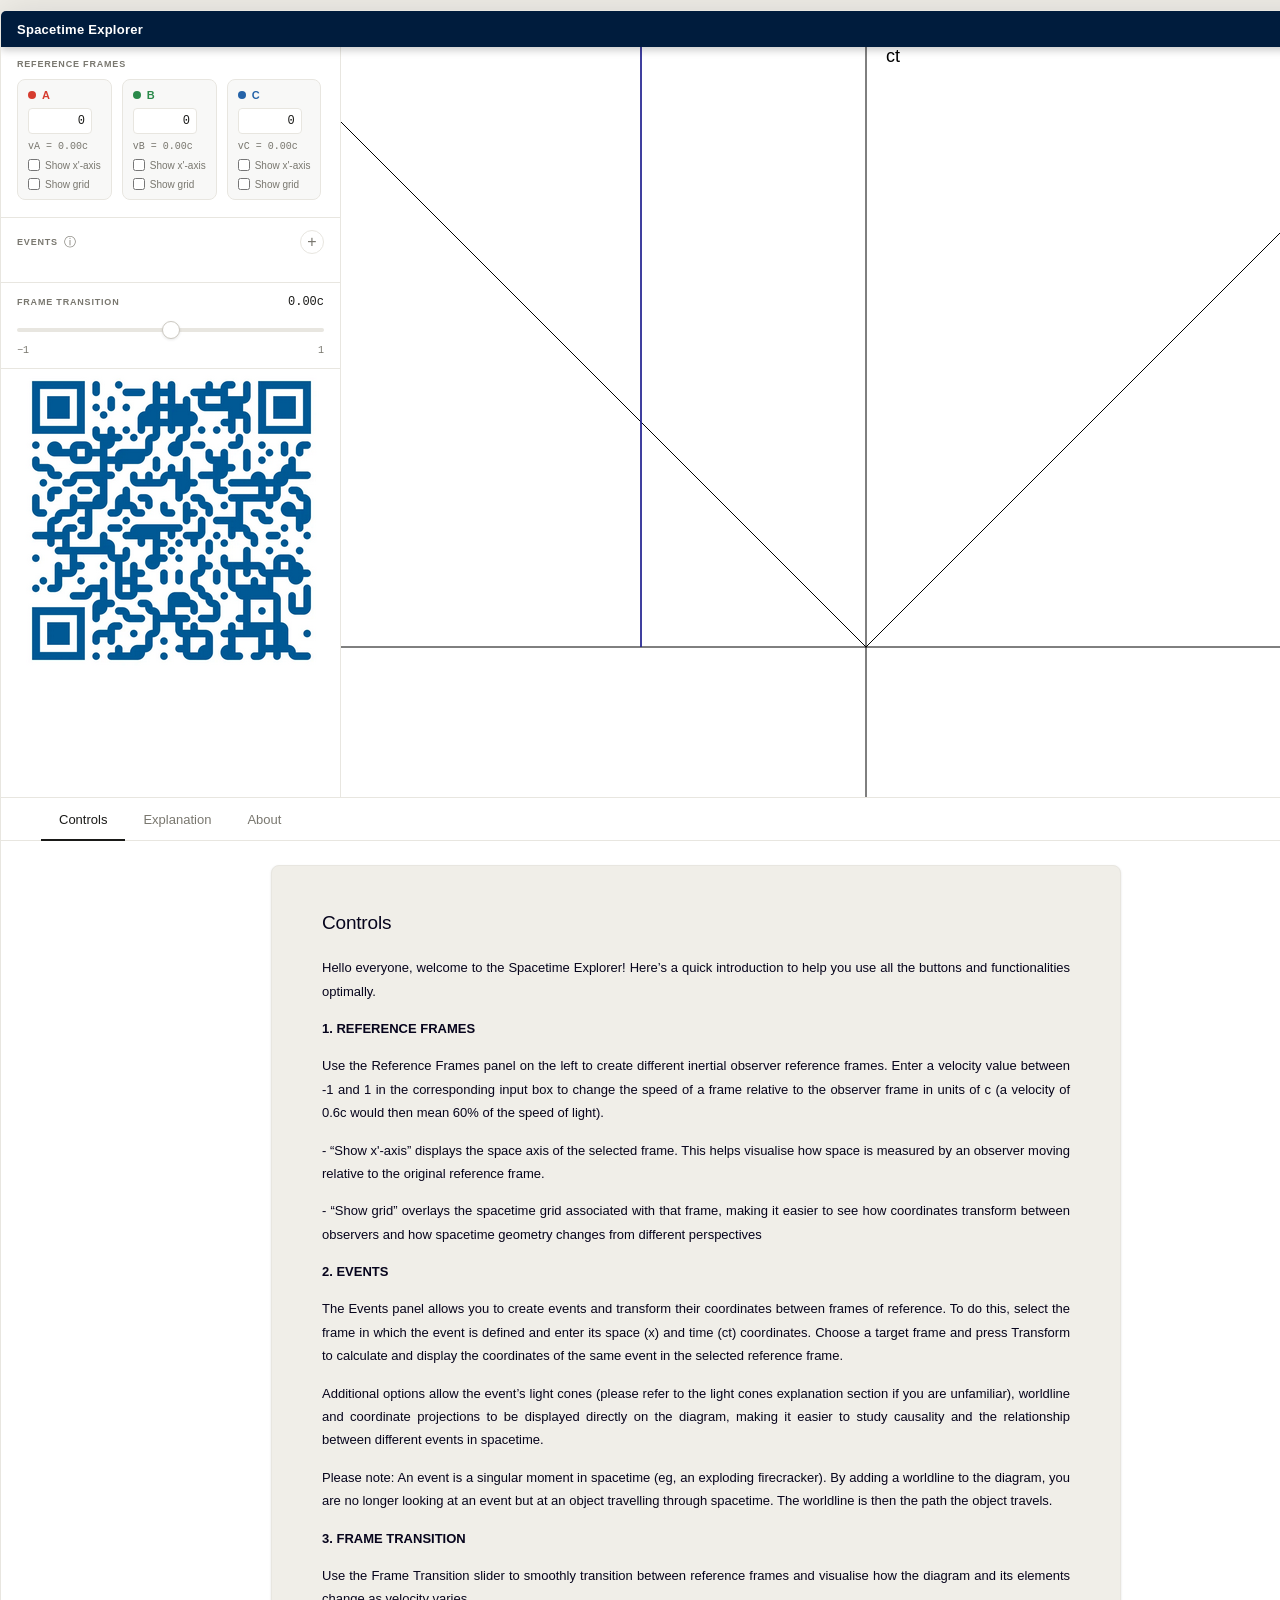
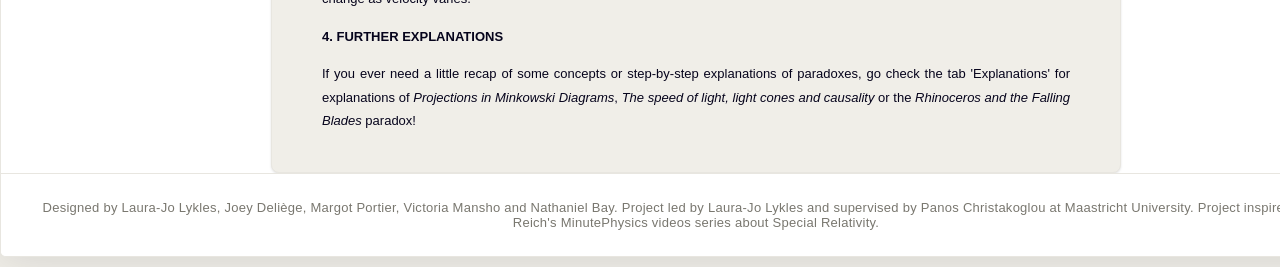
<file: docs/index.html>
<!DOCTYPE html>
<html>
  <head>
    <meta charset="utf-8" />
    <meta name="viewport" content="width=device-width,initial-scale=1" />
    <title>Spacetime Explorer</title>
    <link rel="stylesheet" href="pretty.css">
    <script type="module" src="https://pyscript.net/releases/2026.3.1/core.js"></script>
  </head>

  <body>

    <script type="py" src="./main.py"></script>
    <!-- Javascript test -->
    <script>
      
      function nextSlide(containerId) {
        const container = document.getElementById(containerId);
        const slides = container.querySelectorAll(".slide");
        let index = [...slides].findIndex(s => s.classList.contains("active"));

        slides[index].classList.remove("active");
        index = (index + 1) % slides.length;
        slides[index].classList.add("active");
      }

      function prevSlide(containerId) {
        const container = document.getElementById(containerId);
        const slides = container.querySelectorAll(".slide");
        let index = [...slides].findIndex(s => s.classList.contains("active"));

        slides[index].classList.remove("active");
        index = (index - 1 + slides.length) % slides.length;
        slides[index].classList.add("active");
      }

    </script>
    
    
    <script>


    </script>
    <div class="app-container">

    <div class="title-bar">Spacetime Explorer</div>

    <div class="app-shell">

      <div class="controls">

        <div class="panel-section">
          <span class="section-label">Reference frames</span>
          <div class="frames-track">

            <div class="frame-row">
              <div class="frame-row-head">
                <span class="frame-dot a"></span>
                <span class="frame-name a">A</span>
              </div>

              <!-- Velocity A input/display -->
              <input class="frame-velocity-input" id="velocity_A" type="number" step="0.01" value="0" py-change="clamp_velocity">
              <span class="frame-velocity-display" id="velocity_A_display">vA = 0.00c</span>

              <!-- Checkboxes A -->
              
              <label class="frame-x-axis-toggle">
                <input type="checkbox" id="x_axis_A" name="x_axis_A" value="on" py-change="handle_x_axis_A_checkbox">
                <span>Show x'-axis</span>
              </label>              
              
              <label class="frame-grid-toggle">
                <input type="checkbox" id="gridlines_A" name="gridlines_A" value="on" py-change="handle_grid_A_checkbox">
                <span>Show grid</span>
              </label>

            </div>

            <div class="frame-row">
              <div class="frame-row-head">
                <span class="frame-dot b"></span>
                <span class="frame-name b">B</span>
              </div>

              <!-- Velocity B input/display -->
              <input class="frame-velocity-input" id="velocity_B" type="number" step="0.01" value="0" py-change="clamp_velocity">
              <span class="frame-velocity-display" id="velocity_B_display">vB = 0.00c</span>

              <!-- Checkboxes B -->
              
              <label class="frame-x-axis-toggle">
                <input type="checkbox" id="x_axis_B" name="x_axis_B" value="on" py-change="handle_x_axis_B_checkbox">
                <span>Show x'-axis</span>              
              </label>

              <label class="frame-grid-toggle">
                <input type="checkbox" id="gridlines_B" name="gridlines_B" value="on" py-change="handle_grid_B_checkbox">
                <span>Show grid</span>
              </label>

            </div>

            <div class="frame-row">
              <div class="frame-row-head">
                <span class="frame-dot c"></span>
                <span class="frame-name c">C</span>
              </div>

              <!-- Velocity C input/display -->
              <input class="frame-velocity-input" id="velocity_C" type="number" step="0.01" value="0" py-change="clamp_velocity">
              <span class="frame-velocity-display" id="velocity_C_display">vC = 0.00c</span>

              <!-- Checkboxes C -->
              
              <label class="frame-x-axis-toggle">
                <input type="checkbox" id="x_axis_C" name="x_axis_C" value="on" py-change="handle_x_axis_C_checkbox">
                <span>Show x'-axis</span>              
              </label>

              <label class="frame-grid-toggle">
                <input type="checkbox" id="gridlines_C" name="gridlines_C" value="on" py-change="handle_grid_C_checkbox">
                <span>Show grid</span>
              </label>

            </div>

          </div>
        </div>

        <div class="events-section">
          <div class="events-header">
            <span class="events-title-group">
              <span class="section-label">Events</span>
              <span class="tooltip-container">
                <span class="events-tooltip">&#9432;</span>
                <span class="tooltip-text">Please note: An event is a singular moment in spacetime (e.g., an exploding firecracker). By cliking &ldquo;Add worldline&rdquo;, you are no longer looking at an event but at an object travelling through spacetime! The worldline is then the path the object travels and is parallel to the ct-axis of the frame it is in.</span>
              </span>
            </span>
            <button py-click="add_event" aria-label="Add event"></button>
          </div>
          <div id="event_container"></div>
        </div>

        <div class="slider-section">
          <div class="slider-header">
            <span class="section-label">Frame transition</span>
            <span class="slider-value" id="lab_velocity_display">0.00c</span>
          </div>
          <div class="slider-track">
            <div class="slider-track-bg"></div>
            <input id="lab_velocity_slider" type="range" min="-0.99" max="0.99" step="0.01" value="0" py-input="update_lab_frame">
          </div>
          <div class="slider-ends">
            <span class="slider-end-label">&minus;1</span>
            <span class="slider-end-label">1</span>
          </div>
        </div>
        
        <div class="QR-code">
          <img src="images_explanations/QR_Code.png" alt="QR_Code">
        </div>

      </div>

      <div class="diagram-section">

        <div class="view-buttons">
          <button py-click="view_lab">0</button>
          <button py-click="view_A">A</button>
          <button py-click="view_B">B</button>
          <button py-click="view_C">C</button>
        </div>

        <svg id="diagram" width="1050" height="750" viewBox="0 0 1050 750">

            <defs>
              <clipPath id="diagram_clip">
                <rect x="0" y="0" width="1050" height="750" />
              </clipPath>

                  <marker id="arrow" markerWidth="10" markerHeight="10" refX="10" refY="5" orient="auto" markerUnits="strokeWidth">
                    <path d="M 0 0 L 10 5 L 0 10 z" fill="context-stroke" stroke="context-stroke" />
                  </marker>

            </defs>

          <g clip-path="url(#diagram_clip)">

            <g id="background_layer">
              <!-- Lightcone negative -->
              <line x1="525" y1="600" x2="0" y2="75" stroke="black" />
              
              <!-- Lightcone positive -->
              <line x1="525" y1="600" x2="1050" y2="75" stroke="black" />
              
              <!-- Vertical line -->
              <line x1="525" y1="0" x2="525" y2="1200" stroke="black" />
            
              <!-- Horizontal line -->
              <line x1="0" y1="600" x2="1050" y2="600" stroke="black" />
            </g>

            <g id="grid_layer"></g>

            <g id="axis_layer">
              <line id="t_axis_prime_A" x1="300" y1="600" x2="300" y2="0" stroke="red" />
              <line id="t_axis_prime_B" x1="300" y1="600" x2="300" y2="0" stroke="green" />
              <line id="t_axis_prime_C" x1="300" y1="600" x2="300" y2="0" stroke="blue" />
              <text id="label_ct_axis" x="545" y="15" fill="black" font-size="18">ct</text>
              <text id="label_x_axis" x="1035" y="625" fill="black" font-size="18">x</text>              
            </g>

            <g id="event_layer"></g>

            <g id="label_layer"></g>

            <g id="projection_layer"></g>
          </g>

        </svg>

      </div>

    </div>

    <div class="scroll-page">

      <nav class="scroll-nav">
        <a class="active" onclick="showTab('tab-main', this)">Controls</a>
        <a onclick="showTab('tab-explanations', this)">Explanation</a>
        <a onclick="showTab('tab-about', this)">About</a>
      </nav>

      <div class="tab-panel active" id="tab-main">
        <div class="section-content">
          <h2>Controls</h2>
          <p>Hello everyone, welcome to the Spacetime Explorer! Here’s a quick introduction to help you use all the buttons and functionalities optimally.</p>        
          <p><strong>1. REFERENCE FRAMES </strong></p> 
          <p>Use the Reference Frames panel on the left to create different inertial observer reference frames. Enter a velocity value between -1 and 1 in the corresponding input box to change the speed of a frame relative to the observer frame in units of c (a velocity of 0.6c would then mean 60% of the speed of light). <p>
          <p>       - “Show x'-axis” displays the space axis of the selected frame. This helps visualise how space is measured by an observer moving relative to the original reference frame.</p>
          <p>       - “Show grid” overlays the spacetime grid associated with that frame, making it easier to see how coordinates transform between observers and how spacetime geometry changes from different perspectives</p> 
          <p><strong>2. EVENTS</strong></p>
          <p>The Events panel allows you to create events and transform their coordinates between frames of reference. To do this, select the frame in which the event is defined and enter its space (x) and time (ct) coordinates. Choose a target frame and press Transform to calculate and display the coordinates of the same event in the selected reference frame. </p>
          <p> Additional options allow the event’s light cones (please refer to the light cones explanation section if you are unfamiliar), worldline and coordinate projections to be displayed directly on the diagram, making it easier to study causality and the relationship between different events in spacetime. </p>
          <p>Please note: An event is a singular moment in spacetime (eg, an exploding firecracker). By adding a worldline to the diagram, you are no longer looking at an event but at an object travelling through spacetime. The worldline is then the path the object travels.</p> 
          <p><strong>3. FRAME TRANSITION</strong></p>
          <p> Use the Frame Transition slider to smoothly transition between reference frames and visualise how the diagram and its elements change as velocity varies.</p>
          <p><strong>4. FURTHER EXPLANATIONS</strong></p> 
          <p>If you ever need a little recap of some concepts or step-by-step explanations of paradoxes, go check the tab 'Explanations' for explanations of <i>Projections in Minkowski Diagrams</i>, <i>The speed of light, light cones and causality</i> or the <i>Rhinoceros and the Falling Blades</i> paradox!</p>

        </div>
      </div>
      <div class="tab-panel" id="tab-explanations">
          <!-- Explanation Sub Tabs -->
          <div class="explanations-layout">
            <nav class="explanations-nav">
              <a class="active"onclick="showExplanationTab('exp-projections', this)">Projections in Minkowski Diagrams</a>
              <a onclick="showExplanationTab('exp-lightcones', this)">Speed of light, Light cones and Causality</a>
              <a onclick="showExplanationTab('exp-rhinoceros', this)">The Rhinoceros and the Falling Blades</a>
            </nav>
            <div class="section-content">

            <div class="explanations-content">
            
<!-- Projections in Minkowski Diagrams Tab -->
          <div class="explanations-tab active" id="exp-projections">
            <h2>Projections in Minkowski Diagrams</h2>
            <p>The beauty of space-time diagrams is that they allow us to see how things look from different moving perspectives. In the interactive spacetime globe above, this can be done by moving the slider to transition between reference frames. In your Special Relativity classes, however, you will likely encounter Minkowski diagrams, which are a paper version of the spacetime globe. While in the online spacetime globe, the switching between frames is done for you by the code; on Minkowski paper, you can look at events from different perspectives through something called projections.</p>
            <p>This section explains what projections are and how to use them to transform between reference frames on paper.</p>
           
            <img
              src="images_explanations/Project_1.png"
              alt="One reference frame"
              width="300"
              class="explanation-image"
            >

            <p>We always start with one reference frame, the observer frame, which has the x (space dimension) and ct (time dimension) axes at a 90-degree angle from each other, as you can see above. </p>
            <p>It is important to remember that the observer frame does not have to be a stationary frame. In fact, according to the Principle of Relativity, there exists no true stationary frame, as each frame is equally valid to be chosen as the observer frame. Indeed, nothing is purely static in our Universe! The “observer” frame is simply the frame which does not have a velocity relative to the chosen observer. </P>
            
            <img
              src="images_explanations/Project_2.png"
              alt="One reference frame and a dark blue dot"
              width="300"
              class="explanation-image"
            >
            <p>An event is something that happens at one point in space-time, meaning it has one ct coordinate (time) and one x coordinate (space), like the dark blue point above. </p>
  
            <img
              src="images_explanations/Project_3.png"
              alt="One reference frame and a dark blue dot with straight projections"
              width="300"
              class="explanation-image"
            >
            <p>To read the x (or space) -coordinate of the event on this diagram, you have to follow the vertical dotted line (which is parallel to the ct-axis) from the point until the x-axis. To find the ct (or time)-coordinate, you have to follow the horizontal dotted line (which is parallel to the x-axis) from the point until the ct-axis. This “following of the dotted lines” is what we call <i>projecting onto the axis.</i></p>
            <p>This might all seem like primary school math, I know. But, bear with me, this was a necessary little recap before diving into… tilted axes. </p>
            
            <img
              src="images_explanations/Project_4.png"
              alt="Adding a the ct'-axis of a second tilted reference frame"
              width="300"
              class="explanation-image"
            >
            <p>Suppose we add another reference frame, the target reference frame (in orange), which moves with constant velocity relative to the observer's reference frame (in blue). As you know from the MinutePhysics videos, the path or worldline of this moving frame can be represented by a slanted and stretched line. This line is the ct-axis of the second frame of reference. By convention, we call this the “primed axis” (ct’-axis). </p>

            <img
              src="images_explanations/Project_5.png"
              alt="Adding the x'-axis of the second tilted reference frame and the angles"
              width="300"
              class="explanation-image"
            >
            <p>This primed ct-axis has a particular angle relative to the unprimed ct-axis. The primed x-axis is built with the same angle relative to the unprimed x-axis. </p>

            <img
              src="images_explanations/Project_6.png"
              alt="The straight projections onto the first reference frame"
              width="300"
              class="explanation-image"
            >
            <p>Reading the spacetime coordinates of the event in the observer's frame (in blue) doesn’t change; you still follow the vertical and horizontal dotted lines to project onto the axes, ending up with (3, 2). </p>

            <img
              src="images_explanations/Project_7.png"
              alt="The slanted projections onto the second reference frame"
              width="300"
              class="explanation-image"
            >
            <p>However, things change a little bit when we want to read the time and space at which the event happened for the orange target frame. Remember that we had to draw our dotted lines parallel to the axes when we did projections? Here, the axes are tilted, but the same logic applies: to read the value on the ct’-axis, we have to follow a dotted line that is parallel to the x’-axis and vice versa. This way, we will find different values for the time and place of this dark blue event depending on the reference frame we look at! </p>
            <p>Moreover, look at the spacing between the blue tick marks versus between the orange ones… Do you notice that the orange ones are further away from each other? The fabric of space-time literally stretches when you see the world from a moving perspective. </p>
            <p>The important thing to remember here is that the dotted line that projects the event onto the axis you want to read the information from must always be parallel to the other axis of the same frame. The dotted lines basically mean “as seen by [insert chosen frame of reference]”. Here, our event happens at (3, 2) in the blue reference frame, but at around (2.5, 0.5) in the orange reference frame. </p>
            <p>This is how we read space-time diagrams: these values are… relative! </p>
            <p>Make sure you properly understand how to do these kinds of projections before diving into more complex situations </p>
            <p>You might have noticed, in the interactive spacetime globe above, that the tick marks of a tilted reference frame are slightly slanted. The slope of these ticks corresponds to the slope of the x’-axis. To project an event onto a ct-axis of a specific reference frame, you would have to draw a line from the event to the ct-axis of that frame, parallel to the tickmarks on this axis, as shown above. </p>

            <img
              src="images_explanations/Project_8.png"
              alt="The slanted projections onto the second reference frame in the spacetime globe"
              width="748"
              class="explanation-image"
            >

            <p>But really, there’s no need to do this! Our code does this for you as you adjust the slider to transition to the target reference frame. You can then read the coordinates as normal. </p> 
            <img
              src="images_explanations/Project_9.png"
              alt="The straight projections onto the first reference frame in the spacetime globe"
              width="748"
              class="explanation-image"
            >

          </div>

<!-- Lightcone Tab -->
          <div class="explanations-tab" id="exp-lightcones">
            <h2>Speed of light, Light cones and Causality </h2> 
            
            <p>It is a common misconception to think that light and its properties cause Special Relativistic effects. But really, Special Relativity doesn’t depend on the properties of light at all. Using Newton's laws of physics and the principle of relativity, it is possible to mathematically prove that there must exist one maximum speed in nature that doesn’t change depending on your reference frame. Experimental evidence shows that this maximum and invariant speed is exactly 299,792,458 m/s: the speed of light! :) So the invariance of the speed of light follows from the Principle of Relativity, which describes how our Universe fundamentally works, rather than the other way around. </p>
            <p>As explained in the MinutePhysics videos, space-time diagrams are designed so that one vertical tick on the ct-axis corresponds to 1 second, and one horizontal tick on the x-axis corresponds to the distance light travels in 1 second. This way, the speed of light can be visualised by a line with a 45-degree slope starting at the centre and extending in both spatial directions. </p>
            
            <img
              src="images_explanations/Light_1.png"
              alt="A light bulb in the center of the spacetime globe"
              width="748"
              class="explanation-image"
            > 
            <p>Imagine you stand in the centre of the diagram (at rest relative to the reference frame) with a light bulb, and you turn it on for one millisecond. The diagram above shows the worldlines of light rays emitted in both directions from your light bulb at time = 0. This V shape, which is created by the two worldlines of light, is what we call a future light cone. Following these lines, you can then see that these rays of light will reach x = 2 and x = -2 at ct = 2, etc. </p>
            
            <img
              src= "images_explanations/Light_2.png"
              alt="Earth in the center of the spacetime globe"
              width="748"
              class="explanation-image"
            >
            <p>Now, let’s say that we are on Earth, which is in the middle of the diagram and at rest relative to the observer frame. Earth’s worldline is thus the vertical blue line. </p>

            <img
              src="images_explanations/Light_3.png"
              alt="Adding explosding star in the past"
              width="748"
              class="explanation-image"
            >
            <p>Let’s then imagine that a star, which is at rest relative to Earth, explodes 10 light-years away from Earth. The star has its own vertical worldline in yellow. The light emitted by the explosion needs time to travel from the star to Earth. This is why we don’t see the star exploding exactly when it happens, but after a time delay. </p>

            <img
              src="images_explanations/Light_4.png"
              alt="Adding light cone of the exploding star"
              width="748"
              class="explanation-image"
            >
            <p>To visualise that in a space-time diagram, we need to plug in the event of the explosion, which happens at some time t1 as represented by the orange cross. Here, the explosion happened three years ago. We can draw the light cone representing photons coming from the exploding star and travelling through space-time. </p>

            <img
              src="images_explanations/Light_5.png"
              alt="Adding time delay bewteen the explosion and when people on Earth see it"
              width="748"
              class="explanation-image"
            >
            <p>Do you notice that the left ray of photons hits Earth’s worldline at the blue cross? Let’s call that time t2. This is thus the time when the people on Earth will see the star exploding! The time difference (t1 - t2) is the time light took to go from the star to Earth. The further away the star is, the longer this time interval will be. </p>
   
            <img
              src="images_explanations/Light_6.png"
              alt="Earth at the center of the spacetime globe with a spaceship passing by it to another galaxy"
              width="748"
              class="explanation-image"
            >
            <p>The same principle applies to moving things relative to the event. Imagine that you are now on a spaceship travelling to another galaxy at a fraction of the speed of light. The spaceship just passes by Earth at time = 0, so that Earth and the spaceship are at the coordinates (0, 0) in our diagram. The red line on the diagram above is the worldline of the spaceship. </p>

            <img
              src="images_explanations/Light_7.png"
              alt="Projections from galaxy onto both ct-axes added"
              width="748"
              class="explanation-image"
            >
            <p>As you can see above, the galaxy explodes at t1 for Earth, but earlier, at t1’, for you in the ship (remember how projections work). </p>

            <img
              src="images_explanations/Light_8.png"
              alt="Light cone of the exploding galaxy and intersections added."
              width="748"
              class="explanation-image"
            >
            <p>If we add the light cone of the galaxy exploding and follow it, we see it crossing Earth’s worldline at t2, but the spaceship’s worldline at t2’. In your spaceship, you thus see the galaxy exploding before anyone on Earth does. </p>

            <img
              src="images_explanations/Light_9.png"
              alt="Future light cone highlighted"
              width="748"
              class="explanation-image"
            >
            <p>Since nothing can go faster than light, there is no way the explosion of the galaxy may have influenced things on Earth before t2. This is why all points within the future light cone (in yellow above) can be called the “causal future”: anything in this light cone might be influenced by the explosion of the galaxy. </p>

            <img
              src="images_explanations/Light_10.png"
              alt="Past light cone highlighted"
              width="748"
              class="explanation-image"
            >
            <p>The past light cone encompassing the “causal past” is framed by the same 45-degree sloped lines, representing the light that reached the event. Only events within this past light cone might have influenced the explosion; any events outside of it were too far away for their light to travel to the galaxy in time to have influenced the explosion. </p>
            <p>In your Special Relativity classes, you will see that events within the future or past light cone of another one are called <i>time-like</i> separated (because you just need to look at the future or the past to see that they can influence each other), while events outside of these light cones are called <i>space-like</i> separated (because they are literally too far away from the event to be influenced by it).</p>
          </div>

<!-- Rhinocerons Tab -->
          <div class="explanations-tab" id="exp-rhinoceros">
            <h2>The Rhinoceros and the Falling Blades </h2> 
            <p>Robespierre the Rhinoceros has a rest length of 5 meters, the length as seen in his own frame of reference. He has been challenged to pass through two sharp blades which are 4 meters apart and descend simultaneously in the frame of the ground.</p>
            
            <img
              src="images_explanations/Rhino_1.png"
              alt="Lengths of the Rhinoceros and falling blades"
              width="748"
              class="explanation-image"
            > 
            <p>The blades are programmed to go down when Robespierre’s tail just passes the first blade, so that the first one just misses his tail, but the other neatly cuts his horn. Is there a way for him to run through these at a fraction of the speed of light so as not to be hurt?</p>
            <p>At first glance, this situation leads to a paradox. Depending on the frame of reference used to analyse the experiment, it may seem that Robespierre survives, while another observer might conclude that he gets hit by the blades. How can different observers disagree on the outcome of the same event?</p>
            <p>Let’s use the spacetime globe to see how Special Relativity resolves this apparent contradiction and help Robespierre find out if he’ll get through the blades safely.</p>

            <img
              src= "images_explanations/Rhino_2.png"
              alt="Blades in their frame"
              width="748"
              class="explanation-image"
            >
            <p>First, look at the ground’s reference frame (in blue): the blades are at rest in this reference frame because they don’t move relative to the ground. The yellow dots on the x-axis of the diagram (E1 and E2) are the positions of the blades when Robespierre starts running (at ct = 0). You can also see their worldlines, which are parallel to the blue ct-axis. Notice that the blades are 4 meters apart in this reference frame.<p>
            <p>To avoid overcrowding the diagram, let’s remove the drawing of the blades, but keep in mind that they will still be represented by the yellow dots and their respective worldlines in future diagrams.</p>
            
            <img
              src="images_explanations/Rhino_3.png"
              alt="Robespierre in his frame"
              width="748"
              class="explanation-image"
            >
            <p>Now, let’s look at Robespierre the Rhinoceros. He runs towards the blades with a speed of 0.6c relative to the ground. The yellow dots (E3 and E4) represent the position of his tail and horn, respectively, in his tilted reference frame (in red). You can see that he is 5 meters long for the red frame. This is his proper length, the length that is measured viewed from his own reference frame.</p>

            <img
              src="images_explanations/Rhino_4.png"
              alt="Robespierre in the frame of the blades"
              width="748"
              class="explanation-image"
            >
            <p>However, the E3 and E5 dots above show the contracted length of Robespierre seen by the blue reference frame. To obtain a valid length measurement, both ends of the object must be considered at the same time in the frame doing the measurement. Indeed, the blades and the ground see that Robespierre is only 4 meters long! To understand that, look at the worldline of his horn (E4). Do you see that it intersects with the ground’s x-axis (in blue) at x = 4 (E5)? Indeed, this is how Robespierre's length is measured from the ground’s perspective: his horn at E4 is somewhere between 3 and 4 seconds in the future for the blue frame. And again, to measure the length of an object properly, you have to measure the difference between the beginning and the end of that object at the same time. This is why we need to project his future horn onto the blue x-axis by following its worldline. This will give us Robespierre’s contracted length.</p>
            <p>(If you are still unfamiliar with the concepts of proper and contracted length, please review the MinutePhysics video about <a href="https://www.youtube.com/watch?v=-NN_m2yKAAk&list=PLoaVOjvkzQtyjhV55wZcdicAz5KexgKvm&index=5" target="_blank">Length Contraction</a>, as this is a basis to understand the solution to this paradox.)</p>
            <p>Again, to avoid overcrowding the diagram, let’s remove the image of Robespierre, but keep in mind that he will still be represented by the yellow dots (E3 and E4) and their respective worldlines in future diagrams.</p>
            
            <img
              src="images_explanations/Rhino_5.png"
              alt="First yellow cross"
              width="748"
              class="explanation-image"
            >
            <p>Alright, the scene is now set! Remember, the problem says that when Robespierre’s tail just passes the first blade (the line going from E1), both blades will go down at the same time in their frame of reference (the blue one).</p>
            <p>To visualise that in the diagram, you need to follow the worldline of Robespierre’s tail (which coincides with the red ct’-axis) until it crosses the worldline of the first blade at the yellow cross in the diagram above.</p>

            <img
              src="images_explanations/Rhino_6.png"
              alt="Second yellow cross and projection of t1 and t2"
              width="748"
              class="explanation-image"
            >
            <p>Both blades will then go down simultaneously at this time (at almost 12 seconds) for their own frame of reference! Indeed, in the blue frame, t1 is when the first blade goes down, t2 is when the second one goes down, and they happen at the same time.  Likewise, can you see that the worldline of Robespierre’s head (E4) encounters the second blade exactly at the second yellow cross? This already gives us the solution to our paradox in the ground’s frame of reference! Indeed, for the blue frame, the blades go down simultaneously, but Robespierre’s length is contracted to 4 meters, so he perfectly fits in between the blades and doesn’t get hurt!</p>
            <p>This is the type of thought process you’ll get used to when working with Minkowski diagrams in your Special Relativity classes. But, you know that our online spacetime globe has a feature to change the perspective to the red frame of reference, right? Let’s use that function to see what the solution to the paradox will be in Robespierre’s frame of reference!</p>

            <img
              src="images_explanations/Rhino_7.png"
              alt="Transition to the red frame"
              width="748"
              class="explanation-image"
            >
            <p>After transforming to the perspective of the red frame, the spacetime globe looks like this: everything moved! Remember that Robespierre’s and the blades’ worldlines are still there in yellow. Let me put the drawings back so you can understand how we changed perspective.</p>
            
            <img
              src="images_explanations/Rhino_8.png"
              alt="Adding the drawings of Robespierre and the blades in the transitionned spacetime globe"
              width="748"
              class="explanation-image"
            >
            <p>Here is Robespierre, standing still in the red frame. The blades are moving relative to his red reference frame, so they seem to be moving towards him as seen from this perspective. The yellow crosses still represent when the blades go down. As you can see, in this frame, Rosebepierre is 5 meters long, while the space between the blades is length-contracted to only 3.2 meters. At first glance, this creates a contradiction: how can his horn get cut off in his own frame but not in the ground’s?!</p>
            <p>Let's see what we might have missed. As shown in the diagram, the first cross is still at the intersection of the tail’s worldline (the ct’-axis) with the first blade’s worldline (that is now tilted). The second cross is also still at the intersection of the horn’s worldline (now vertical) with the second blade’s worldline (now tilted).</p>

            <img
              src="images_explanations/Rhino_9.png"
              alt="Adding the projections onto the red axes"
              width="748"
              class="explanation-image"
            >
            <p>The difference here is that the blades don’t go down simultaneously for the rhinoceros’s frame (the red one). The first blade actually goes down at t1’ while the second one goes down at t2’, which is earlier. That’s the loss of simultaneity! From Robespierre’s perspective, it then just looks like the guillotine approaches him at 60% of the speed of light, and the second blade goes down right in front of his horn (then we assume it goes up instantly). The guillotine continues travelling along the rhino’s body, and finally, the first blade goes down exactly at his tail!</p>
            <p>The key is to see that the paradox is solved in two different ways at the same time! The length contraction of Robespierre solves the paradox in the ground’s reference frame by making him exactly 4 meters long. And the loss of simultaneity solves the paradox in Robespierre’s reference frame by making the blades go down at different times!</p>
            <p>See? There was never a paradox if we take into account all the relativistic effects in all the frames of reference involved :)</p>
            <p>Congrats! You solved the Rhinoceros paradox! Robespierre knows he won’t get hurt thanks to you! If you understood this particularly challenging paradox, you can now deal with almost any Special Relativity problem! Good luck!</p>

          </div>
        </div>
      </div>
    </div>
    </div>

      <div class="tab-panel" id="tab-about">
      <div class="section-content">
        <h2>About</h2>
        <p>The Spacetime Explorer is a project built by a group of students at the Maastricht Science Porgramme who aim to make Special Relativity visualizers available online more accessible and intuitive. The group focused on making this interactive and user-friendly platform, which is meant to be complementary to the <a href="https://www.youtube.com/watch?v=-NN_m2yKAAk&list=PLoaVOjvkzQtyjhV55wZcdicAz5KexgKvm&index=5" target="_blank">MinutePhysics video series</a> created by Henry Reich about Special Relativity.</p>
        <p> In the main page diagram, you can use the buttons and the sliders to add events, light cones, worldlines, and switch between perspectives to experiment with the space-time diagram yourself and get a better understanding of the subject.  You can also choose to view some concepts and paradoxes more in-depth with our guided and pre-built explanations in the explanation tab.</p>
        <p> In case you are new to Special Relativity or unfamiliar with Relativity visualisation in this type of diagram, we advise you to watch the MinutePhysics video series on Special Relativity, as they can help you to get familiar with the main Special Relativity concepts.</p>
        <p> We hope you enjoy our work and take the most out of it!  </p>
        <p> The students of MSP (Maastricht Science Program)        </p>
        </div>
      </div>
      <div class="credits">
        <div class="ack-text">Designed by Laura-Jo Lykles, Joey Deliège, Margot Portier, Victoria Mansho and Nathaniel Bay. Project led by Laura-Jo Lykles and supervised by Panos Christakoglou at Maastricht University. Project inspired by Henry Reich's MinutePhysics videos series about Special Relativity.</div>
        </div>
      </div>
    </div>
</div>

    <script>
      function showTab(id, link) {
        document.querySelectorAll('.tab-panel').forEach(function (p) { p.classList.remove('active'); });
        document.querySelectorAll('.scroll-nav a').forEach(function (a) { a.classList.remove('active'); });
        document.getElementById(id).classList.add('active');
        link.classList.add('active');
      }
    </script>

    <script>
      function showExplanationTab(id, link) {
        document.querySelectorAll('.explanations-tab').forEach(function (tab) {
          tab.classList.remove('active');
        });

        document.querySelectorAll('.explanations-nav a').forEach(function (a) {
          a.classList.remove('active');
        });

        document.getElementById(id).classList.add('active');
          link.classList.add('active');
      }
    </script>
  </body>
</html>
</file>
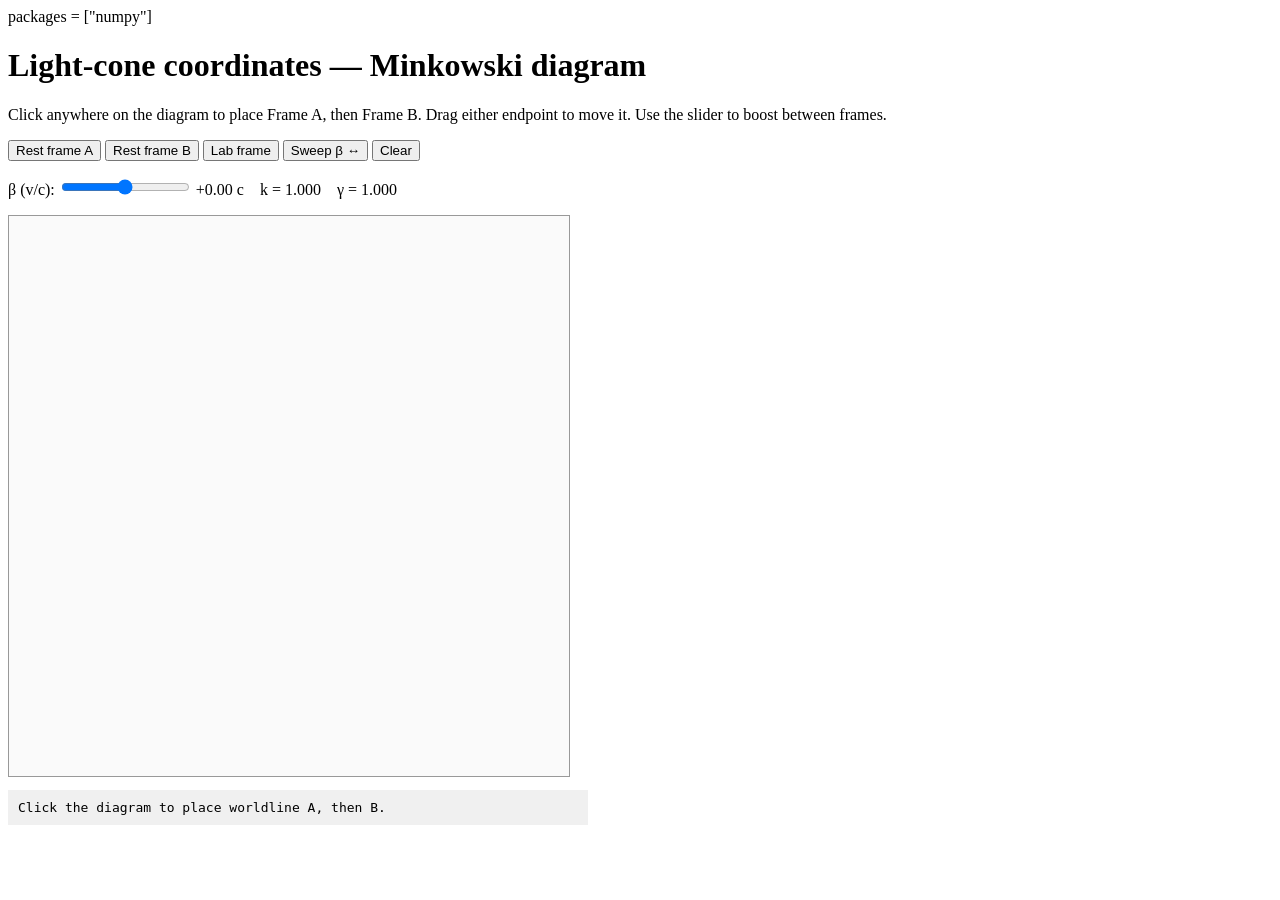
<file: site/index(1).html>
<!DOCTYPE html>
<html lang="en">
<head>
  <meta charset="UTF-8">
  <meta name="viewport" content="width=device-width, initial-scale=1.0">
  <title>Light-cone Coordinates — Minkowski Diagram</title>
  <link rel="stylesheet" href="https://pyscript.net/releases/2024.10.2/core.css">
  <script type="module" src="https://pyscript.net/releases/2024.10.2/core.js"></script>
  <py-config>
    packages = ["numpy"]
  </py-config>
</head>
<body>

  <h1>Light-cone coordinates — Minkowski diagram</h1>
  <p>Click anywhere on the diagram to place Frame A, then Frame B. Drag either endpoint to move it. Use the slider to boost between frames.</p>

  <p>
    <button id="btn-frame-a">Rest frame A</button>
    <button id="btn-frame-b">Rest frame B</button>
    <button id="btn-lab">Lab frame</button>
    <button id="btn-sweep">Sweep &#946; &#8596;</button>
    <button id="btn-clear">Clear</button>
  </p>

  <p>
    <label for="beta-slider">&#946; (v/c):</label>
    <input type="range" id="beta-slider" min="-0.95" max="0.95" step="0.01" value="0">
    <span id="beta-display">+0.00</span> c
    &nbsp;&nbsp; k = <span id="k-display">1.000</span>
    &nbsp;&nbsp; &#947; = <span id="gamma-display">1.000</span>
  </p>

  <!-- SVG viewport:
       world coords  u in [0, U_MAX], v in [0, V_MAX]
       origin at screen (PAD, H-PAD), u→right, v→up  -->
  <svg id="diagram" width="560" height="560"
       style="border:1px solid #999; background:#fafafa; display:block; cursor:crosshair;">

    <!-- grid lines (equal-ct and equal-x) redrawn by Python -->
    <g id="g-grid-ct"></g>
    <g id="g-grid-x"></g>

    <!-- rest-observer axis u=v -->
    <line id="rest-axis" x1="0" y1="0" x2="0" y2="0"
          stroke="#0F6E56" stroke-width="1.3" opacity="0.8"/>

    <!-- worldlines -->
    <line id="line-a" x1="0" y1="0" x2="0" y2="0"
          stroke="#378ADD" stroke-width="2.8" display="none"/>
    <line id="line-b" x1="0" y1="0" x2="0" y2="0"
          stroke="#D4537E" stroke-width="2.8" display="none"/>

    <!-- endpoint dots (draggable) -->
    <circle id="dot-a" cx="0" cy="0" r="8"
            fill="#378ADD" stroke="white" stroke-width="2"
            display="none" style="cursor:grab;"/>
    <circle id="dot-b" cx="0" cy="0" r="8"
            fill="#D4537E" stroke="white" stroke-width="2"
            display="none" style="cursor:grab;"/>

    <!-- axis labels -->
    <text id="label-u" x="0" y="0" font-family="serif" font-size="14" fill="#333">u</text>
    <text id="label-v" x="0" y="0" font-family="serif" font-size="14" fill="#333">v</text>
    <text id="label-a" x="0" y="0" font-family="serif" font-size="13"
          font-weight="bold" fill="#378ADD" display="none">A</text>
    <text id="label-b" x="0" y="0" font-family="serif" font-size="13"
          font-weight="bold" fill="#D4537E" display="none">B</text>

    <!-- axes drawn last so they're on top -->
    <line id="axis-u" x1="0" y1="0" x2="0" y2="0" stroke="#333" stroke-width="1.5"/>
    <line id="axis-v" x1="0" y1="0" x2="0" y2="0" stroke="#333" stroke-width="1.5"/>

  </svg>

  <pre id="info" style="font-size:13px; background:#f0f0f0; padding:10px; max-width:560px;">
Click the diagram to place worldline A, then B.</pre>

  <script type="py">
import numpy as np
from pyscript import document
from pyscript.ffi import create_proxy
import js

# ---------------------------------------------------------------------------
# viewport constants
# ---------------------------------------------------------------------------
U_MAX, V_MAX = 10.0, 10.0
W, H   = 560, 560
PAD    = 40          # pixels of padding on each side
PX     = (W - 2*PAD) / U_MAX   # pixels per world unit in u
PY     = (H - 2*PAD) / V_MAX   # pixels per world unit in v
SVG_NS = "http://www.w3.org/2000/svg"

def u2px(u):  return PAD + u * PX
def v2py(v):  return H - PAD - v * PY   # flip: v=0 at bottom
def px2u(px): return (px - PAD) / PX
def py2v(py): return (H - PAD - py) / PY

def uv2screen(u, v): return u2px(u), v2py(v)

# ---------------------------------------------------------------------------
# pure math — copied verbatim from the original script
# ---------------------------------------------------------------------------
def k_factor(beta):
    return float(np.sqrt((1.0 - beta) / (1.0 + beta)))

def xct_to_uv(x, ct):
    return ct + x, ct - x

def uv_to_xct(u, v):
    return (u - v) / 2.0, (u + v) / 2.0

def boost_uv(u, v, beta):
    k = k_factor(beta)
    return k * u, v / k

def velocity_of_lab(x, ct):
    if abs(ct) < 1e-9:
        return float("inf")
    return x / ct

def clip_uv(p0, p1):
    """Cohen–Sutherland clip to [0,U_MAX] x [0,V_MAX]. Returns (qa, qb) or None."""
    tmin, tmax = 0.0, 1.0
    for axis, lo, hi in ((0, 0.0, U_MAX), (1, 0.0, V_MAX)):
        a, b = float(p0[axis]), float(p1[axis])
        d = b - a
        if abs(d) < 1e-12:
            if a < lo - 1e-9 or a > hi + 1e-9:
                return None
            continue
        t1, t2 = (lo - a) / d, (hi - a) / d
        tmin = max(tmin, min(t1, t2))
        tmax = min(tmax, max(t1, t2))
        if tmin > tmax:
            return None
    p0a = np.array(p0, dtype=float)
    p1a = np.array(p1, dtype=float)
    return p0a + tmin * (p1a - p0a), p0a + tmax * (p1a - p0a)

# ---------------------------------------------------------------------------
# state
# ---------------------------------------------------------------------------
state = {
    "beta":    0.0,
    # lab-frame (x, ct) for each endpoint; None = not placed yet
    "A": None,   # np.array([x, ct])
    "B": None,
    "drag": None,          # "A" or "B" or None
    "sweep": {"on": False, "t": 0.0, "raf": None},
}

# ---------------------------------------------------------------------------
# DOM refs
# ---------------------------------------------------------------------------
svg        = document.getElementById("diagram")
beta_slider = document.getElementById("beta-slider")
beta_disp  = document.getElementById("beta-display")
k_disp     = document.getElementById("k-display")
g_disp     = document.getElementById("gamma-display")
info_pre   = document.getElementById("info")

def el(id_): return document.getElementById(id_)

# position axis labels once (they don't move)
el("label-u").setAttribute("x", str(u2px(U_MAX) - 6))
el("label-u").setAttribute("y", str(v2py(0) + 18))
el("label-v").setAttribute("x", str(u2px(0) - 18))
el("label-v").setAttribute("y", str(v2py(V_MAX) + 4))
# draw static axes
el("axis-u").setAttribute("x1", str(u2px(0)));  el("axis-u").setAttribute("y1", str(v2py(0)))
el("axis-u").setAttribute("x2", str(u2px(U_MAX))); el("axis-u").setAttribute("y2", str(v2py(0)))
el("axis-v").setAttribute("x1", str(u2px(0)));  el("axis-v").setAttribute("y1", str(v2py(0)))
el("axis-v").setAttribute("x2", str(u2px(0)));  el("axis-v").setAttribute("y2", str(v2py(V_MAX)))

# ---------------------------------------------------------------------------
# SVG helpers
# ---------------------------------------------------------------------------
def set_line_uv(elem_id, u0, v0, u1, v1):
    seg = clip_uv(np.array([u0, v0]), np.array([u1, v1]))
    e = el(elem_id)
    if seg is None:
        e.setAttribute("display", "none"); return
    (ua, va), (ub, vb) = seg
    e.setAttribute("display", "")
    e.setAttribute("x1", f"{u2px(ua):.2f}"); e.setAttribute("y1", f"{v2py(va):.2f}")
    e.setAttribute("x2", f"{u2px(ub):.2f}"); e.setAttribute("y2", f"{v2py(vb):.2f}")

def make_line(parent_id, color, width, dash="", opacity="1"):
    g = el(parent_id)
    ln = document.createElementNS(SVG_NS, "line")
    ln.setAttribute("stroke", color)
    ln.setAttribute("stroke-width", str(width))
    if dash: ln.setAttribute("stroke-dasharray", dash)
    ln.setAttribute("opacity", opacity)
    g.appendChild(ln)
    return ln

def set_svg_line(ln, u0, v0, u1, v1):
    seg = clip_uv(np.array([u0, v0]), np.array([u1, v1]))
    if seg is None:
        ln.setAttribute("display", "none"); return
    (ua, va), (ub, vb) = seg
    ln.setAttribute("display", "")
    ln.setAttribute("x1", f"{u2px(ua):.2f}"); ln.setAttribute("y1", f"{v2py(va):.2f}")
    ln.setAttribute("x2", f"{u2px(ub):.2f}"); ln.setAttribute("y2", f"{v2py(vb):.2f}")

# pre-create grid line elements
N_LINES = int(max(U_MAX, V_MAX)) + 2
ct_lines = [make_line("g-grid-ct", "#BD7A17", 0.9, dash="4,3", opacity="0.5")
            for _ in range(N_LINES)]
x_lines  = [make_line("g-grid-x",  "#0F6E56", 0.9, dash="2,3", opacity="0.45")
            for _ in range(N_LINES)]

# ---------------------------------------------------------------------------
# describe — mirrors the original describe() function
# ---------------------------------------------------------------------------
def describe(name, uv, beta):
    u, v = float(uv[0]), float(uv[1])
    x, ct = uv_to_xct(u, v)
    vel = x / ct if abs(ct) > 1e-9 else float("inf")
    timelike = u > 0 and v > 0
    if not np.isfinite(vel):
        v_str = "— (instant)"
    elif abs(vel) >= 1.0:
        v_str = f"{vel:+.3f} c  (spacelike!)"
    else:
        v_str = f"{vel:+.3f} c"
    tau = float(np.sqrt(u * v)) if timelike else 0.0
    tau_str = f"{tau:.3f}" if timelike else "—"
    return (f"  {name}: v = {v_str:<22s}  Δτ = √(u·v) = {tau_str}\n"
            f"     (x,ct)=({x:+.2f},{ct:+.2f})   (u,v)=({u:+.2f},{v:+.2f})")

# ---------------------------------------------------------------------------
# redraw — mirrors original redraw()
# ---------------------------------------------------------------------------
def redraw():
    beta = state["beta"]
    k    = k_factor(beta)
    g    = float(1.0 / np.sqrt(1.0 - beta * beta))

    beta_disp.textContent = f"{beta:+.2f}"
    k_disp.textContent    = f"{k:.3f}"
    g_disp.textContent    = f"{g:.3f}"

    # boosted endpoints in (u,v) frame
    boosted = {}
    for name in ("A", "B"):
        lab = state[name]
        if lab is None: continue
        x, ct = float(lab[0]), float(lab[1])
        u0, v0 = xct_to_uv(x, ct)
        ub, vb = boost_uv(u0, v0, beta)
        boosted[name] = np.array([ub, vb])

    # worldlines from origin
    origin = np.array([0.0, 0.0])
    for name, color, line_id, dot_id, lbl_id in (
        ("A", "#378ADD", "line-a", "dot-a", "label-a"),
        ("B", "#D4537E", "line-b", "dot-b", "label-b"),
    ):
        if name not in boosted:
            el(line_id).setAttribute("display", "none")
            el(dot_id ).setAttribute("display", "none")
            el(lbl_id ).setAttribute("display", "none")
            continue

        uv = boosted[name]
        set_line_uv(line_id, 0, 0, float(uv[0]), float(uv[1]))

        # clamp dot to viewport
        cu = max(0.0, min(U_MAX, float(uv[0])))
        cv = max(0.0, min(V_MAX, float(uv[1])))
        px, py = uv2screen(cu, cv)
        dot = el(dot_id)
        dot.setAttribute("cx", f"{px:.2f}"); dot.setAttribute("cy", f"{py:.2f}")
        dot.setAttribute("display", "")

        lbl = el(lbl_id)
        lbl.setAttribute("x", f"{px+10:.1f}"); lbl.setAttribute("y", f"{py-8:.1f}")
        lbl.setAttribute("display", "")

    # rest-observer axis (u = v diagonal)
    d = min(U_MAX, V_MAX)
    set_line_uv("rest-axis", 0, 0, d, d)

    # equal-ct' lines:  u + v = 2n  →  v = 2n - u
    for n, ln in enumerate(ct_lines, start=1):
        two_t = float(2 * n)
        set_svg_line(ln, 0.0, two_t, two_t, 0.0)

    # equal-x' lines:  u - v = 2n  →  u = v + 2n
    for n, ln in enumerate(x_lines, start=1):
        two_x = float(2 * n)
        v_lo  = 0.0
        v_hi  = V_MAX
        set_svg_line(ln, v_lo + two_x, v_lo, v_hi + two_x, v_hi)

    # info text
    lines = [f"frame β = {beta:+.2f} c    k = {k:.3f}    γ = {g:.3f}"]
    for name in ("A", "B"):
        if name in boosted:
            lines.append(describe(name, boosted[name], beta))
        else:
            lines.append(f"  {name}: not placed yet")
    info_pre.textContent = "\n".join(lines)

# ---------------------------------------------------------------------------
# mouse interaction
# ---------------------------------------------------------------------------
def svg_uv(ev):
    """Return (u, v) world coords from a mouse event, clamped to viewport."""
    rect = svg.getBoundingClientRect()
    px = ev.clientX - rect.left
    py = ev.clientY - rect.top
    u = max(0.05, min(U_MAX, px2u(px)))
    v = max(0.05, min(V_MAX, py2v(py)))
    return u, v

PICK_R2 = (0.6 ** 2)   # pick radius in world units squared

def on_mousedown(ev):
    u, v = svg_uv(ev)

    # check if clicking near an existing boosted endpoint → start drag
    beta = state["beta"]
    for name in ("A", "B"):
        lab = state[name]
        if lab is None: continue
        x, ct = float(lab[0]), float(lab[1])
        u0, v0 = xct_to_uv(x, ct)
        ub, vb = boost_uv(u0, v0, beta)
        if (ub - u)**2 + (vb - v)**2 < PICK_R2:
            state["drag"] = name
            return

    # otherwise place next unset endpoint
    # convert clicked (u,v) back to lab (x,ct)
    beta = state["beta"]
    k = k_factor(beta)
    # inverse boost: lab_u = u/k, lab_v = v*k
    lab_u = u / k
    lab_v = v * k
    x, ct = uv_to_xct(lab_u, lab_v)
    pt = np.array([x, ct])

    if state["A"] is None:
        state["A"] = pt
    elif state["B"] is None:
        state["B"] = pt
    # both placed: do nothing (use drag or clear)

    redraw()

def on_mousemove(ev):
    if state["drag"] is None: return
    u, v = svg_uv(ev)
    beta = state["beta"]
    k = k_factor(beta)
    lab_u = u / k
    lab_v = v * k
    x, ct = uv_to_xct(lab_u, lab_v)
    state[state["drag"]] = np.array([x, ct])
    redraw()

def on_mouseup(ev):
    state["drag"] = None

svg.addEventListener("mousedown", create_proxy(on_mousedown))
svg.addEventListener("mousemove", create_proxy(on_mousemove))
svg.addEventListener("mouseup",   create_proxy(on_mouseup))

# ---------------------------------------------------------------------------
# button handlers
# ---------------------------------------------------------------------------
def on_beta_slider(ev):
    state["beta"] = float(beta_slider.value)
    redraw()

def on_frame_a(ev):
    lab = state["A"]
    if lab is None: return
    x, ct = float(lab[0]), float(lab[1])
    v = velocity_of_lab(x, ct)
    if np.isfinite(v) and abs(v) < 0.95:
        b = round(float(v), 2)
        state["beta"] = b
        beta_slider.value = str(b)
        redraw()

def on_frame_b(ev):
    lab = state["B"]
    if lab is None: return
    x, ct = float(lab[0]), float(lab[1])
    v = velocity_of_lab(x, ct)
    if np.isfinite(v) and abs(v) < 0.95:
        b = round(float(v), 2)
        state["beta"] = b
        beta_slider.value = str(b)
        redraw()

def on_lab(ev):
    state["beta"] = 0.0
    beta_slider.value = "0"
    redraw()

def on_clear(ev):
    state["A"] = None
    state["B"] = None
    state["beta"] = 0.0
    beta_slider.value = "0"
    state["sweep"]["on"] = False
    info_pre.textContent = "Click the diagram to place worldline A, then B."
    redraw()

def on_sweep(ev):
    sw = state["sweep"]
    if sw["on"]:
        sw["on"] = False
        return
    sw["on"] = True
    sw["t"]  = 0.0

    def tick(_=None):
        if not state["sweep"]["on"]: return
        state["sweep"]["t"] += 0.05
        b = round(0.85 * float(np.sin(state["sweep"]["t"])), 2)
        state["beta"] = b
        beta_slider.value = str(b)
        redraw()
        js.requestAnimationFrame(create_proxy(tick))

    js.requestAnimationFrame(create_proxy(tick))

beta_slider.addEventListener("input",  create_proxy(on_beta_slider))
el("btn-frame-a").addEventListener("click", create_proxy(on_frame_a))
el("btn-frame-b").addEventListener("click", create_proxy(on_frame_b))
el("btn-lab").addEventListener("click",     create_proxy(on_lab))
el("btn-clear").addEventListener("click",   create_proxy(on_clear))
el("btn-sweep").addEventListener("click",   create_proxy(on_sweep))

# initial draw
redraw()
  </script>

</body>
</html>
</file>
<file: docs/pretty.css>
*, *::before, *::after {
  box-sizing: border-box;
  margin: 0;
  padding: 0;
}

@import url('https://fonts.googleapis.com/css2?family=Verdana:wght@400;500;600&=DM+Sans:wght@400;500;600&family=DM+Mono:wght@400;500&display=swap');

:root {
  --panel-width: 340px;
  --diagram-width: 1050px;
  --diagram-height: 750px;
  --page-width: 1392px; 
  --page-radius: 6px;

  --color-bg:             #ffffff;
  --color-surface:        #f8f8f7;
  --color-ack-bg:         #dedcd4;
  --color-side:           #f0eee8;
  --color-titlebar:       #001c3d;
  --color-accent:         #df362f;
  --color-border:         #e8e6e0;
  --color-border-strong:  #ccc9c1;
  --color-text:           #1a1a18;
  --color-text-muted:     #79776f;

  --color-frame-a:        #d63c2f;
  --color-frame-b:        #2a8a4a;
  --color-frame-c:        #2563a8;
  --color-observer:       #7c3aed;

  --font-ui:              'Verdana', 'Helvetica Neue', Arial, sans-serif;
  --font-mono:            'DM Mono', 'Fira Mono', monospace;

  --transition:           140ms ease;
}

html {
  scroll-behavior: smooth;
}

body {
  font-family: var(--font-ui);
  font-size: 14px;
  background: var(--color-side);
  color: var(--color-text);
  min-height: 100vh;
  color-scheme: light;
}

/*  QR-code styling  */
.QR-code {
  display: block;
  margin: 0 auto;
}

/*  explanation images styling  */
.explanation-image {
    display: block;
    margin: 15px auto;
}


/*  tooltip styling  */
.tooltip-container {
  position: relative;
  cursor: help;
  display: inline-block;
}

.tooltip-text {
  visibility: hidden;
  background-color: white;
  color: black;
  padding: 8px 10px;
  border: 1px solid var(--color-border-strong);
  border-radius: 6px;
  box-shadow: 0 6px 20px rgba(0, 0, 0, 0.18);

  position: absolute;
  top: 150%;
  left: 0;
  z-index: 1000;

  display: block;
  width: 250px;

  font-size: 11px;
  line-height: 1.5;
  white-space: normal;
  overflow-wrap: break-word;
}

.tooltip-container:hover .tooltip-text {
  visibility: visible;
}

#event_container .tooltip-container {
  display: none;
}

/* info icon next to the Events title */
.events-tooltip {
  font-size: 12px;
  line-height: 1;
  color: var(--color-text-muted);
  cursor: help;
}


/* column layout */

.app-container {
  width: var(--page-width);
  max-width: var(--page-width);
  margin: 10px auto;
  background: var(--color-bg);
  border: 1px solid var(--color-border);
  border-radius: var(--page-radius);
  overflow: hidden;
  box-shadow: 0 2px 44px rgba(0, 0, 0, 0.12);
}

/* title bar */

.title-bar {
  position: relative;
  z-index: 2;
  display: flex;
  align-items: center;
  height: 36px;
  padding: 0 16px;
  background: var(--color-titlebar);
  box-shadow: 0 3px 8px rgba(0, 0, 0, 0.22);
  font-family: var(--font-ui);
  font-size: 13px;
  font-weight: 600;
  letter-spacing: 0.02em;
  color: #ffffff;
}

.app-shell {
  display: grid;
  grid-template-columns: var(--panel-width) 1fr;
  width: 100%;
  border-bottom: 1px solid var(--color-border);
  background: var(--color-bg);
}


/* left panel */

.controls {
  display: flex;
  flex-direction: column;
  min-height: var(--diagram-height);
  border-right: 1px solid var(--color-border);
  background: var(--color-bg);
  color-scheme: light;
}

.panel-section,
.events-section,
.slider-section {
  padding: 12px 16px;
  border-bottom: 1px solid var(--color-border);
  flex-shrink: 0;
}

.section-label {
  display: block;
  font-size: 9px;
  font-weight: 600;
  letter-spacing: 0.09em;
  text-transform: uppercase;
  color: var(--color-text-muted);
  margin-bottom: 10px;
}


/* frames horizontal, scrollable */

.frames-track {
  display: flex;
  gap: 10px;
  overflow-x: auto;
  overflow-y: hidden;
  padding-bottom: 5px;
  scroll-snap-type: x proximity;
  -webkit-overflow-scrolling: touch;
}

.frames-track::-webkit-scrollbar {
  height: 3px;
}

.frames-track::-webkit-scrollbar-thumb {
  background: var(--color-border);
  border-radius: 2px;
}

.frame-row {
  display: flex;
  flex-direction: column;
  gap: 7px;
  width: max-content;
  flex-shrink: 0;
  scroll-snap-align: start;
  background: var(--color-surface);
  border: 1px solid var(--color-border);
  border-radius: 8px;
  padding: 9px 10px;
}

.frame-row-head {
  display: flex;
  align-items: center;
  gap: 6px;
}

.frame-dot {
  width: 8px;
  height: 8px;
  border-radius: 50%;
  flex-shrink: 0;
}

.frame-dot.a { background: var(--color-frame-a); }
.frame-dot.b { background: var(--color-frame-b); }
.frame-dot.c { background: var(--color-frame-c); }

.frame-name {
  font-size: 11px;
  font-weight: 600;
  letter-spacing: 0.05em;
}

.frame-name.a { color: var(--color-frame-a); }
.frame-name.b { color: var(--color-frame-b); }
.frame-name.c { color: var(--color-frame-c); }

.frame-velocity-display {
  font-family: var(--font-mono);
  font-size: 10px;
  color: var(--color-text-muted);
}

#velocity_A,
#velocity_B,
#velocity_C {
  font-family: var(--font-mono);
  font-size: 12px;
  width: 64px;
  padding: 5px 6px;
  border: 1px solid var(--color-border);
  border-radius: 4px;
  background: #ffffff;
  color: #1a1a18;
  text-align: right;
  transition: border-color var(--transition);
  -moz-appearance: textfield;
  color-scheme: light;
}

#velocity_A::-webkit-outer-spin-button,
#velocity_A::-webkit-inner-spin-button,
#velocity_B::-webkit-outer-spin-button,
#velocity_B::-webkit-inner-spin-button,
#velocity_C::-webkit-outer-spin-button,
#velocity_C::-webkit-inner-spin-button {
  -webkit-appearance: none;
}

#velocity_A:focus,
#velocity_B:focus,
#velocity_C:focus {
  outline: none;
  border-color: var(--color-border-strong);
}

.frame-grid-toggle {
  display: flex;
  align-items: center;
  gap: 5px;
  cursor: pointer;
}

.frame-grid-toggle input[type="checkbox"] {
  accent-color: var(--color-text-muted);
  width: 12px;
  height: 12px;
  cursor: pointer;
  flex-shrink: 0;
}

.frame-grid-toggle span {
  font-size: 10px;
  color: var(--color-text-muted);
  user-select: none;
  white-space: nowrap;
}

.frame-x-axis-toggle {
  display: flex;
  align-items: center;
  gap: 5px;
  cursor: pointer;
}

.frame-x-axis-toggle input[type="checkbox"] {
  accent-color: var(--color-text-muted);
  width: 12px;
  height: 12px;
  cursor: pointer;
  flex-shrink: 0;
}

.frame-x-axis-toggle span {
  font-size: 10px;
  color: var(--color-text-muted);
  user-select: none;
  white-space: nowrap;
}



/* events horizontal scrollable tray of cards */

.events-header {
  display: flex;
  align-items: center;
  justify-content: space-between;
  margin-bottom: 10px;
}

.events-header .section-label {
  margin-bottom: 0;
}

.events-title-group {
  display: inline-flex;
  align-items: center;
  gap: 6px;
}

.events-title-group .tooltip-container {
  display: inline-flex;
  align-items: center;
}

button[py-click="add_event"] {
  display: inline-flex;
  align-items: center;
  justify-content: center;
  width: 24px;
  height: 24px;
  padding: 0;
  border: 1px solid var(--color-border);
  border-radius: 50%;
  background: #ffffff;
  color: var(--color-text-muted);
  cursor: pointer;
  font-size: 0;
  transition: background var(--transition), border-color var(--transition), color var(--transition);
  color-scheme: light;
}

button[py-click="add_event"]::before {
  content: "+";
  font-size: 16px;
  font-weight: 400;
  line-height: 1;
  color: var(--color-text-muted);
}

button[py-click="add_event"]:hover {
  background: var(--color-surface);
  border-color: var(--color-border-strong);
}

button[py-click="add_event"]:hover::before {
  color: var(--color-text);
}

#event_container {
  display: flex;
  gap: 10px;
  overflow-x: auto;
  overflow-y: visible;
  padding-bottom: 6px;
  scroll-snap-type: x proximity;
  -webkit-overflow-scrolling: touch;
}

#event_container::-webkit-scrollbar {
  height: 3px;
}

#event_container::-webkit-scrollbar-thumb {
  background: var(--color-border);
  border-radius: 2px;
}

#event_container > div {
  position: relative;
  min-width: 252px;
  max-width: 252px;
  flex-shrink: 0;
  scroll-snap-align: start;
  margin: 0 !important;
  padding: 12px !important;
  border: 1px solid var(--color-border) !important;
  border-radius: 8px !important;
  background: #ffffff;
  line-height: 2;
  box-shadow: 0 1px 3px rgba(0, 0, 0, 0.08), 0 1px 2px rgba(0, 0, 0, 0.04);
  color-scheme: light;
}

#event_container > div:hover {
  border-color: var(--color-border-strong) !important;
}

#event_container > div > div:first-child {
  font-size: 11px;
  font-weight: 600;
  color: var(--color-text);
  letter-spacing: 0.03em;
  line-height: 1.3;
  margin-bottom: 8px;
  padding-right: 18px;
}

#event_container span {
  font-size: 10px;
  color: var(--color-text-muted);
}

#event_container select {
  font-family: var(--font-ui);
  font-size: 11px;
  margin: 0 4px !important;
  padding: 4px 22px 4px 7px;
  border: 1px solid var(--color-border);
  border-radius: 4px;
  background: #ffffff;
  color: #1a1a18;
  cursor: pointer;
  transition: border-color var(--transition);
  color-scheme: light;
  -webkit-appearance: none;
  appearance: none;
  background-image: url("data:image/svg+xml,%3Csvg xmlns='http://www.w3.org/2000/svg' width='10' height='6'%3E%3Cpath d='M0 0l5 6 5-6z' fill='%2379776f'/%3E%3C/svg%3E");
  background-repeat: no-repeat;
  background-position: right 7px center;
}

#event_container select:focus {
  outline: none;
  border-color: var(--color-border-strong);
}

#event_container input[type="number"] {
  font-family: var(--font-mono);
  font-size: 12px;
  width: 54px !important;
  padding: 4px 6px;
  border: 1px solid var(--color-border);
  border-radius: 4px;
  background: #ffffff;
  color: #1a1a18;
  text-align: right;
  -moz-appearance: textfield;
  color-scheme: light;
}

#event_container input[type="number"]::-webkit-outer-spin-button,
#event_container input[type="number"]::-webkit-inner-spin-button {
  -webkit-appearance: none;
}

#event_container input[type="number"]:focus {
  outline: none;
  border-color: var(--color-border-strong);
}

/* lightcone / worldline checkbox rows */
#event_container > div > div:has(> input[type="checkbox"]) {
  display: flex;
  align-items: center;
  gap: 6px;
  margin-top: 6px !important;
  line-height: 1.3;
}

#event_container input[type="checkbox"] {
  accent-color: var(--color-text-muted);
  width: 13px;
  height: 13px;
  flex-shrink: 0;
  cursor: pointer;
}

#event_container label {
  font-size: 10px;
  color: var(--color-text-muted);
  cursor: pointer;
  user-select: none;
}

#event_container button[type="button"]:not(:last-child) {
  font-family: var(--font-ui);
  font-size: 11px;
  font-weight: 500;
  margin-left: 6px;
  padding: 5px 12px;
  border: 1px solid var(--color-border-strong);
  border-radius: 4px;
  background: #ffffff;
  color: var(--color-text);
  cursor: pointer;
  transition: background var(--transition);
  color-scheme: light;
}

#event_container button[type="button"]:not(:last-child):hover {
  background: var(--color-surface);
}

#event_container > div > div:last-of-type {
  margin-top: 6px !important;
  margin-bottom: 0 !important;
  line-height: 1.4;
}

#event_container [id^="result_"] {
  font-family: var(--font-mono);
  font-size: 11px;
  color: var(--color-observer);
  word-break: break-all;
}

#event_container button[type="button"]:last-child {
  position: absolute;
  top: 8px;
  right: 8px;
  margin: 0;
  padding: 0;
  border: none;
  background: transparent;
  color: var(--color-text-muted);
  font-size: 0;
  line-height: 1;
  cursor: pointer;
}

#event_container button[type="button"]:last-child::before {
  content: "\00d7";
  font-size: 15px;
  font-weight: 400;
  color: inherit;
}

/* explanation tabs */

.explanations-layout {
 position: relative
}

.explanations-area {
  display: flex;
  justify-content: center;
  gap: 40px;
  align-items: flex-start;
}

.explanations-nav {
  position: absolute;
  left: 30px;
  top: 55px;
  width: 200px;
}

.explanations-nav a {
  cursor: pointer;
  display: block;
  padding: 6px 0;
  color: #06041c;
  text-decoration: none;
  pointer-events: auto;
   white-space: normal;
  line-height: 1.4;
}

.explanations-nav a.active {
  font-weight: 600;
  border-left: 3px solid black;
  padding-left: 8px;
}

.explanations-content {
 width: 100%;
}
.explanations-tab {
  display: none;
}

.explanations-tab.active {
  display: block;
}

/* frame transition slider */

.slider-header {
  display: flex;
  justify-content: space-between;
  align-items: baseline;
  margin-bottom: 12px;
}

.slider-header .section-label {
  margin-bottom: 0;
}

.slider-value {
  font-family: var(--font-mono);
  font-size: 12px;
  font-weight: 500;
  color: var(--color-text);
}

.slider-track {
  position: relative;
  height: 18px;
  display: flex;
  align-items: center;
}

.slider-track-bg {
  position: absolute;
  left: 0;
  right: 0;
  height: 4px;
  border-radius: 2px;
  background: var(--color-border);
  pointer-events: none;
}

#lab_velocity_slider {
  -webkit-appearance: none;
  appearance: none;
  width: 100%;
  height: 4px;
  border-radius: 2px;
  background: transparent;
  outline: none;
  cursor: pointer;
  display: block;
  position: relative;
  z-index: 1;
  color-scheme: light;
}

#lab_velocity_slider::-webkit-slider-runnable-track {
  height: 4px;
  border-radius: 2px;
  background: transparent;
}

#lab_velocity_slider::-webkit-slider-thumb {
  -webkit-appearance: none;
  appearance: none;
  width: 18px;
  height: 18px;
  border-radius: 50%;
  background: #ffffff;
  border: 1.5px solid var(--color-border-strong);
  margin-top: -7px;
  cursor: pointer;
  box-shadow: 0 1px 3px rgba(0, 0, 0, 0.1);
  transition: border-color var(--transition), box-shadow var(--transition);
}

#lab_velocity_slider::-webkit-slider-thumb:hover {
  border-color: #888780;
  box-shadow: 0 0 0 3px rgba(0, 0, 0, 0.06);
}

#lab_velocity_slider::-moz-range-track {
  height: 4px;
  border-radius: 2px;
  background: var(--color-border);
}

#lab_velocity_slider::-moz-range-thumb {
  width: 18px;
  height: 18px;
  border-radius: 50%;
  background: #ffffff;
  border: 1.5px solid var(--color-border-strong);
  cursor: pointer;
  box-shadow: 0 1px 3px rgba(0, 0, 0, 0.1);
}

.slider-ends {
  display: flex;
  justify-content: space-between;
  margin-top: 6px;
}

.slider-end-label {
  font-family: var(--font-mono);
  font-size: 10px;
  color: var(--color-text-muted);
}

.panel-spacer {
  flex: 1 1 auto;
}


/* right panel */

.diagram-section {
  position: relative;
  height: var(--diagram-height);
  background: #ffffff;
  overflow: hidden;
  display: flex;
  align-items: flex-start;
  justify-content: flex-end;
}

.view-buttons {
  position: absolute;
  top: 16px;
  right: 16px;
  display: flex;
  flex-direction: column;
  gap: 6px;
  z-index: 5;
}

.view-buttons button {
  font-family: var(--font-ui);
  font-size: 12px;
  font-weight: 500;
  width: 100%;
  min-width: 40px;
  text-align: center;
  padding: 6px 12px;
  border-radius: 4px;
  border: 1px solid var(--color-border-strong);
  background: #ffffff;
  color: var(--color-text-muted);
  cursor: pointer;
  box-shadow: 0 1px 4px rgba(0, 0, 0, 0.14), 0 1px 2px rgba(0, 0, 0, 0.08);
  transition: background var(--transition), color var(--transition), border-color var(--transition), box-shadow var(--transition);
}

.view-buttons button:hover {
  background: var(--color-surface);
  color: var(--color-text);
  box-shadow: 0 2px 6px rgba(0, 0, 0, 0.18), 0 1px 3px rgba(0, 0, 0, 0.1);
}

/* 0 A B C view buttons*/
.view-buttons button[py-click="view_lab"] {
  background: #e7e4dc;
  color: var(--color-text);
  border-color: var(--color-border-strong);
}

.view-buttons button[py-click="view_lab"]:hover {
  background: #ddd9cf;
}

#diagram {
  display: block;
  width: var(--diagram-width);
  height: var(--diagram-height);
}


/* scroll page */

.scroll-page {
  background: var(--color-bg);
}

.scroll-nav {
  display: flex;
  gap: 0;
  padding: 0 40px;
  background: var(--color-bg);
  border-bottom: 1px solid var(--color-border);
}

.scroll-nav a {
  font-family: var(--font-ui);
  font-size: 13px;
  font-weight: 500;
  color: var(--color-text-muted);
  text-decoration: none;
  padding: 14px 18px 12px;
  border-bottom: 2px solid transparent;
  margin-bottom: -1px;
  transition: color var(--transition), border-color var(--transition);
  white-space: nowrap;
  cursor: pointer;
}

.scroll-nav a:hover {
  color: var(--color-text);
}

.scroll-nav a.active {
  color: var(--color-text);
  border-bottom-color: var(--color-text);
}

.tab-panel {
  display: none;
}

.tab-panel.active {
  display: block;
}

.section-content {
  max-width: 850px;
  margin: 24px auto 0 auto;
  padding: 40px 50px;

  background: #f0eee8;
  border: 1px solid var(--color-border);
  border-radius: 8px;

  text-align: justify;
  line-height: 1.8;
  hyphens: auto;

  box-shadow:
    0 1px 3px rgba(0,0,0,0.08),
    0 1px 2px rgba(0,0,0,0.04);
}

.text-content {
  max-width: 740px;
}

.section-content h2 {
  font-size: 19px;
  font-weight: 500;
  color: #06041c;
  margin-bottom: 16px;
  letter-spacing: -0.01em;
}

.section-content p {
  font-size: 13px;
  line-height: 1.8;
  color: #06041c;
  margin-bottom: 14px;
}

.section-content p:last-child {
  margin-bottom: 0;
}



.math-block {
  font-family: var(--font-mono);
  font-size: 12px;
  background: var(--color-surface);
  border: 1px solid var(--color-border);
  border-radius: 8px;
  padding: 14px 20px;
  margin: 20px 0;
  line-height: 2.1;
  color: var(--color-text);
}

/* acknowledgements bar */
.credits {
  padding: 26px 40px;
  background: var(--color-bg);
  border-top: 1px solid var(--color-border);
  border-radius: 0;
  text-align: center;
}

.credits .ack-text {
  display: inline-block;
  font-size: 13px;
  color: var(--color-text-muted);
  letter-spacing: 0.02em;
}
</file>
